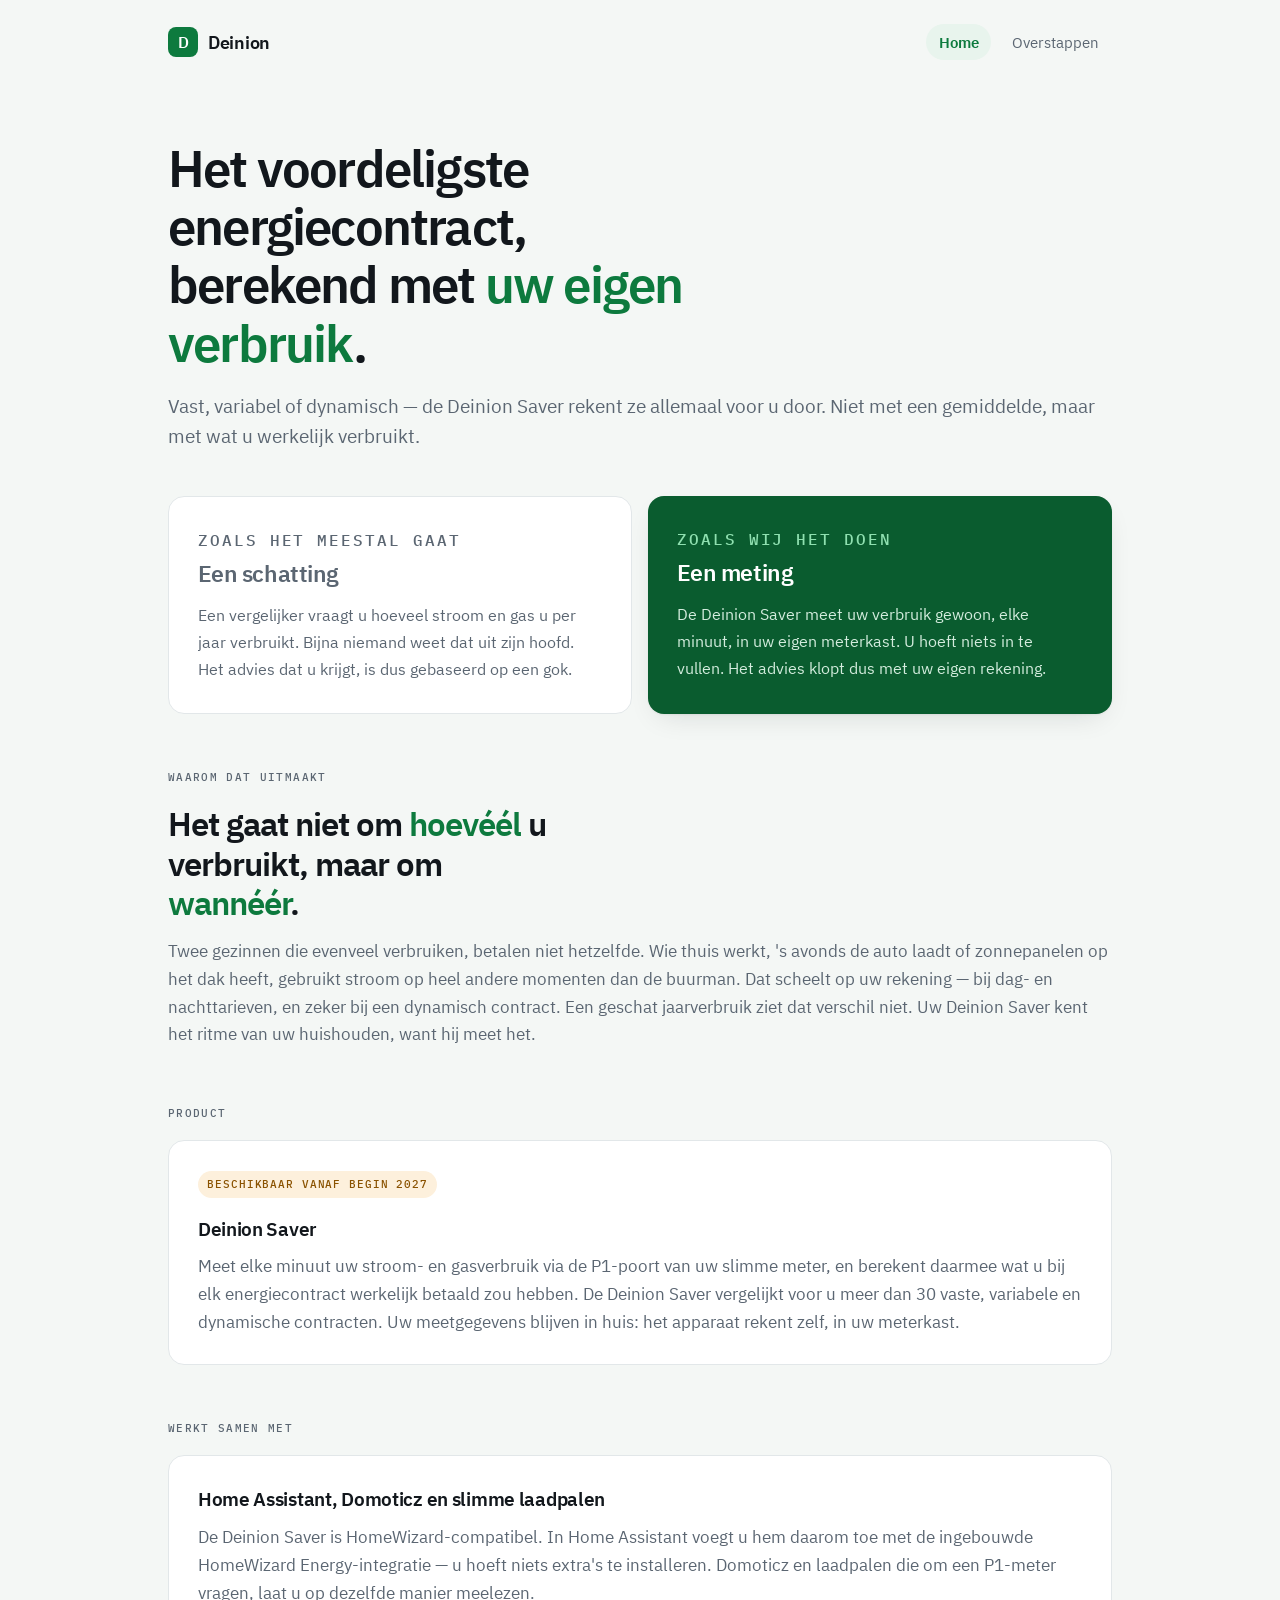
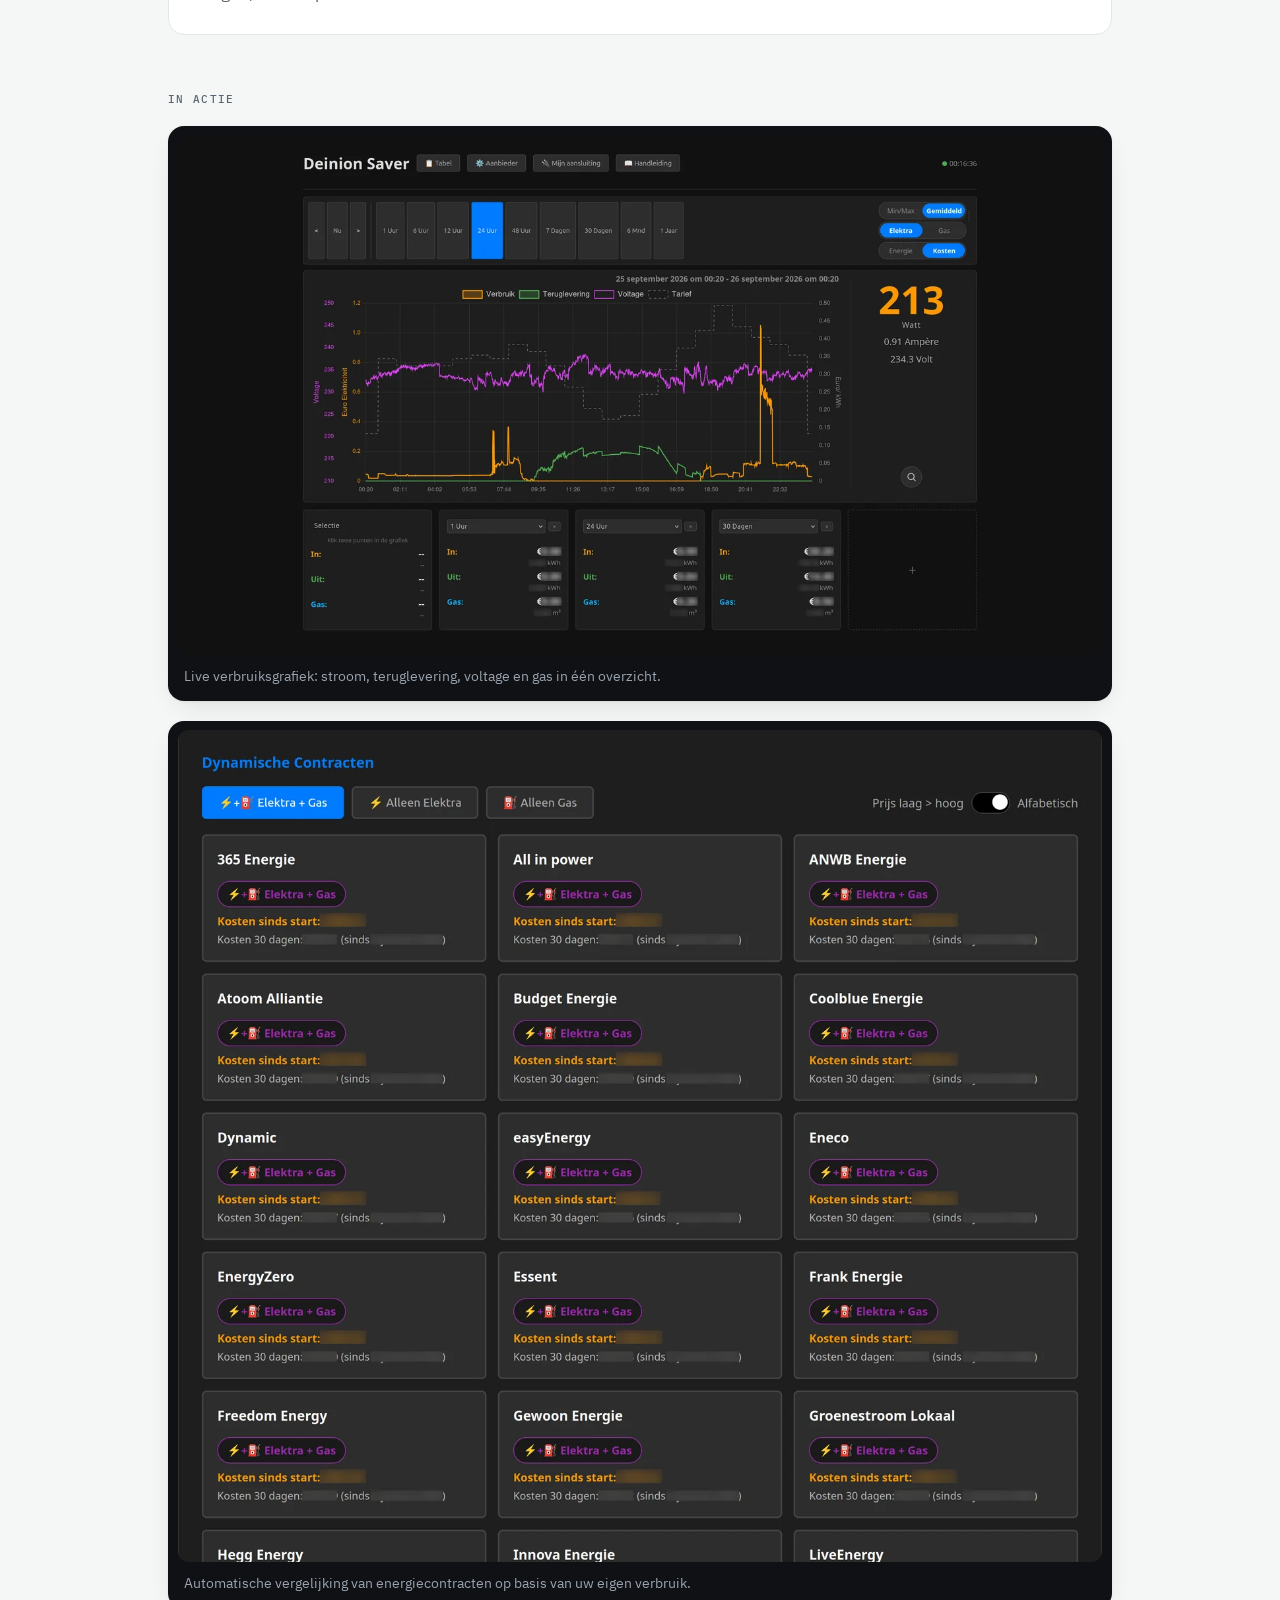
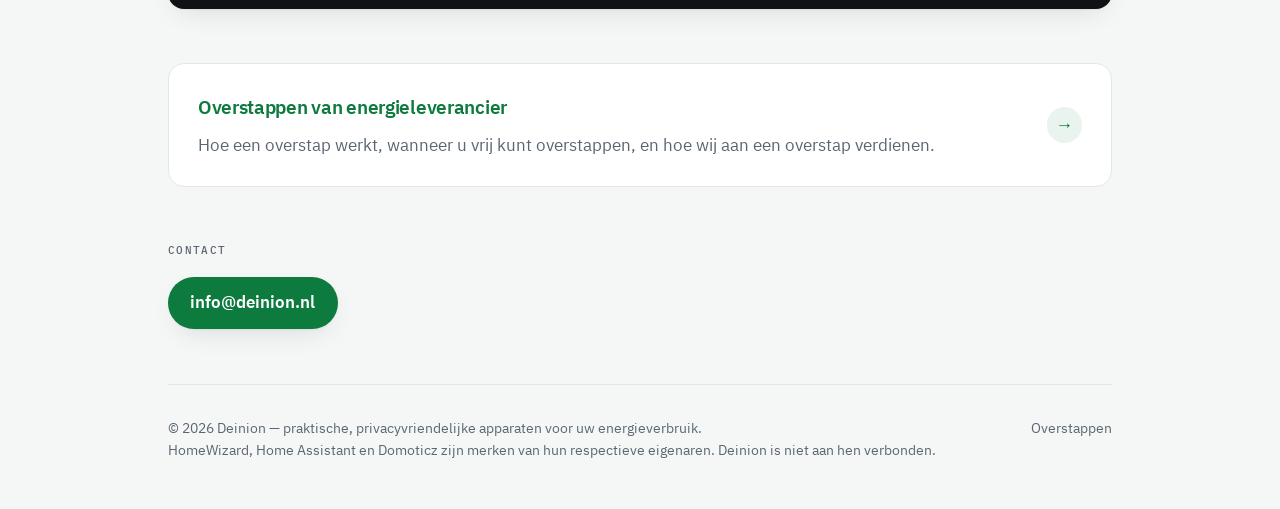
<file: index.html>
<!doctype html>
<html lang="nl">
<head>
<meta charset="utf-8">
<meta name="viewport" content="width=device-width, initial-scale=1">
<title>Deinion — het voordeligste energiecontract, berekend met uw eigen verbruik</title>
<meta name="description" content="Deinion ontwikkelt praktische, privacyvriendelijke apparaten die huishoudens helpen grip te krijgen op hun energieverbruik en -kosten.">
<link rel="canonical" href="https://deinion.nl/">
<link rel="stylesheet" href="/style.css">
</head>
<body>
  <div class="wrap">

    <div class="site-head">
      <div class="logo">
        <span class="mark">D</span>
        <span>Deinion</span>
      </div>
      <nav class="nav">
        <a href="/" aria-current="page">Home</a>
        <a href="/overstappen/">Overstappen</a>
      </nav>
    </div>

    <section class="hero">
      <h1>Het voordeligste energiecontract, berekend met <span class="accent">uw eigen verbruik</span>.</h1>
      <p class="lead">Vast, variabel of dynamisch — de Deinion Saver rekent ze allemaal voor u door.
        Niet met een gemiddelde, maar met wat u werkelijk verbruikt.</p>
    </section>

    <section class="duo" aria-label="Een schatting tegenover een meting">

      <div class="duo-kaart duo-gok">
        <p class="duo-label">Zoals het meestal gaat</p>
        <h2>Een schatting</h2>
        <p>Een vergelijker vraagt u hoeveel stroom en gas u per jaar verbruikt. Bijna niemand weet
          dat uit zijn hoofd. Het advies dat u krijgt, is dus gebaseerd op een gok.</p>
      </div>

      <div class="duo-kaart duo-meting">
        <p class="duo-label">Zoals wij het doen</p>
        <h2>Een meting</h2>
        <p>De Deinion Saver meet uw verbruik gewoon, elke minuut, in uw eigen meterkast. U hoeft
          niets in te vullen. Het advies klopt dus met uw eigen rekening.</p>
      </div>

    </section>

    <section class="band ritme">
      <p class="band-titel">Waarom dat uitmaakt</p>
      <p class="statement">Het gaat niet om <span class="accent">hoevéél</span> u verbruikt,
        maar om <span class="accent">wannéér</span>.</p>
      <p class="statement-sub">Twee gezinnen die evenveel verbruiken, betalen niet hetzelfde. Wie
        thuis werkt, 's avonds de auto laadt of zonnepanelen op het dak heeft, gebruikt stroom op
        heel andere momenten dan de buurman. Dat scheelt op uw rekening — bij dag- en
        nachttarieven, en zeker bij een dynamisch contract. Een geschat jaarverbruik ziet dat
        verschil niet. Uw Deinion Saver kent het ritme van uw huishouden, want hij meet het.</p>
    </section>

    <section class="band">
      <p class="band-titel">Product</p>
      <div class="kaart">
        <span class="badge">Beschikbaar vanaf begin 2027</span>
        <h3>Deinion Saver</h3>
        <p>Meet elke minuut uw stroom- en gasverbruik via de P1-poort van uw slimme meter, en
          berekent daarmee wat u bij elk energiecontract werkelijk betaald zou hebben. De Deinion
          Saver vergelijkt voor u meer dan 30 vaste, variabele en dynamische contracten. Uw
          meetgegevens blijven in huis: het apparaat rekent zelf, in uw meterkast.</p>
      </div>
    </section>

    <section class="band">
      <p class="band-titel">Werkt samen met</p>
      <div class="kaart">
        <h3>Home Assistant, Domoticz en slimme laadpalen</h3>
        <p>De Deinion Saver is HomeWizard-compatibel. In Home Assistant voegt u hem daarom toe
          met de ingebouwde HomeWizard Energy-integratie — u hoeft niets extra's te installeren.
          Domoticz en laadpalen die om een P1-meter vragen, laat u op dezelfde manier meelezen.</p>
      </div>
    </section>

    <section class="band">
      <p class="band-titel">In actie</p>
      <div class="shots">
        <figure>
          <img src="img/dashboard.webp" alt="Deinion Saver dashboard met live verbruiksgrafiek" loading="lazy" width="1400" height="787">
          <figcaption>Live verbruiksgrafiek: stroom, teruglevering, voltage en gas in één overzicht.</figcaption>
        </figure>
        <figure>
          <img src="img/providers.webp" alt="Vergelijking van energiecontracten in Deinion Saver" loading="lazy" width="1400" height="1260">
          <figcaption>Automatische vergelijking van energiecontracten op basis van uw eigen verbruik.</figcaption>
        </figure>
      </div>
    </section>

    <section class="band">
      <a class="kaart kaart-link" href="/overstappen/">
        <div>
          <h3>Overstappen van energieleverancier</h3>
          <p>Hoe een overstap werkt, wanneer u vrij kunt overstappen, en hoe wij aan een overstap
            verdienen.</p>
        </div>
        <span class="pijl" aria-hidden="true">→</span>
      </a>
    </section>

    <section class="band">
      <p class="band-titel">Contact</p>
      <a class="mail" href="mailto:info@deinion.nl">info@deinion.nl</a>
    </section>

    <div class="site-foot">
      <span>&copy; <span id="year"></span> Deinion — praktische, privacyvriendelijke apparaten voor uw energieverbruik.<br>
        HomeWizard, Home Assistant en Domoticz zijn merken van hun respectieve eigenaren.
        Deinion is niet aan hen verbonden.</span>
      <span><a href="/overstappen/">Overstappen</a></span>
    </div>

  </div>
  <script>document.getElementById('year').textContent = new Date().getFullYear();</script>
</body>
</html>
</file>
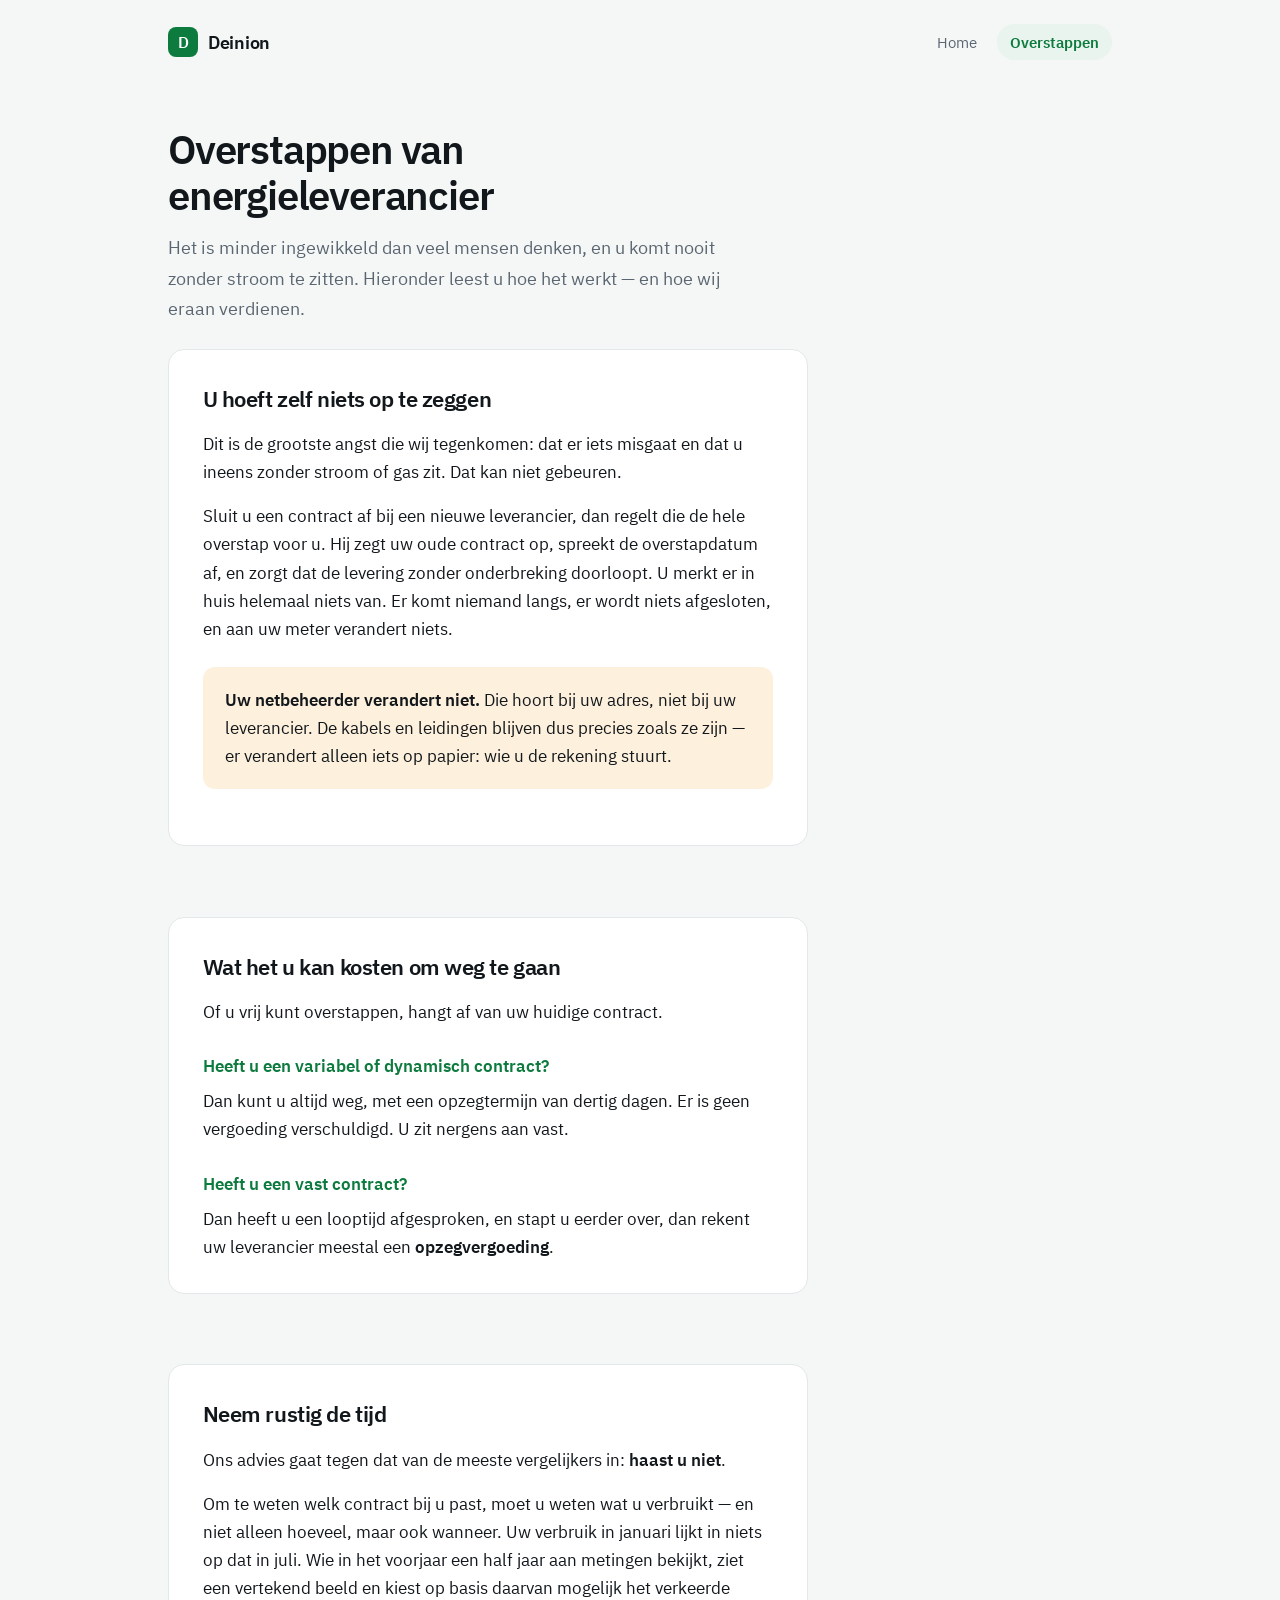
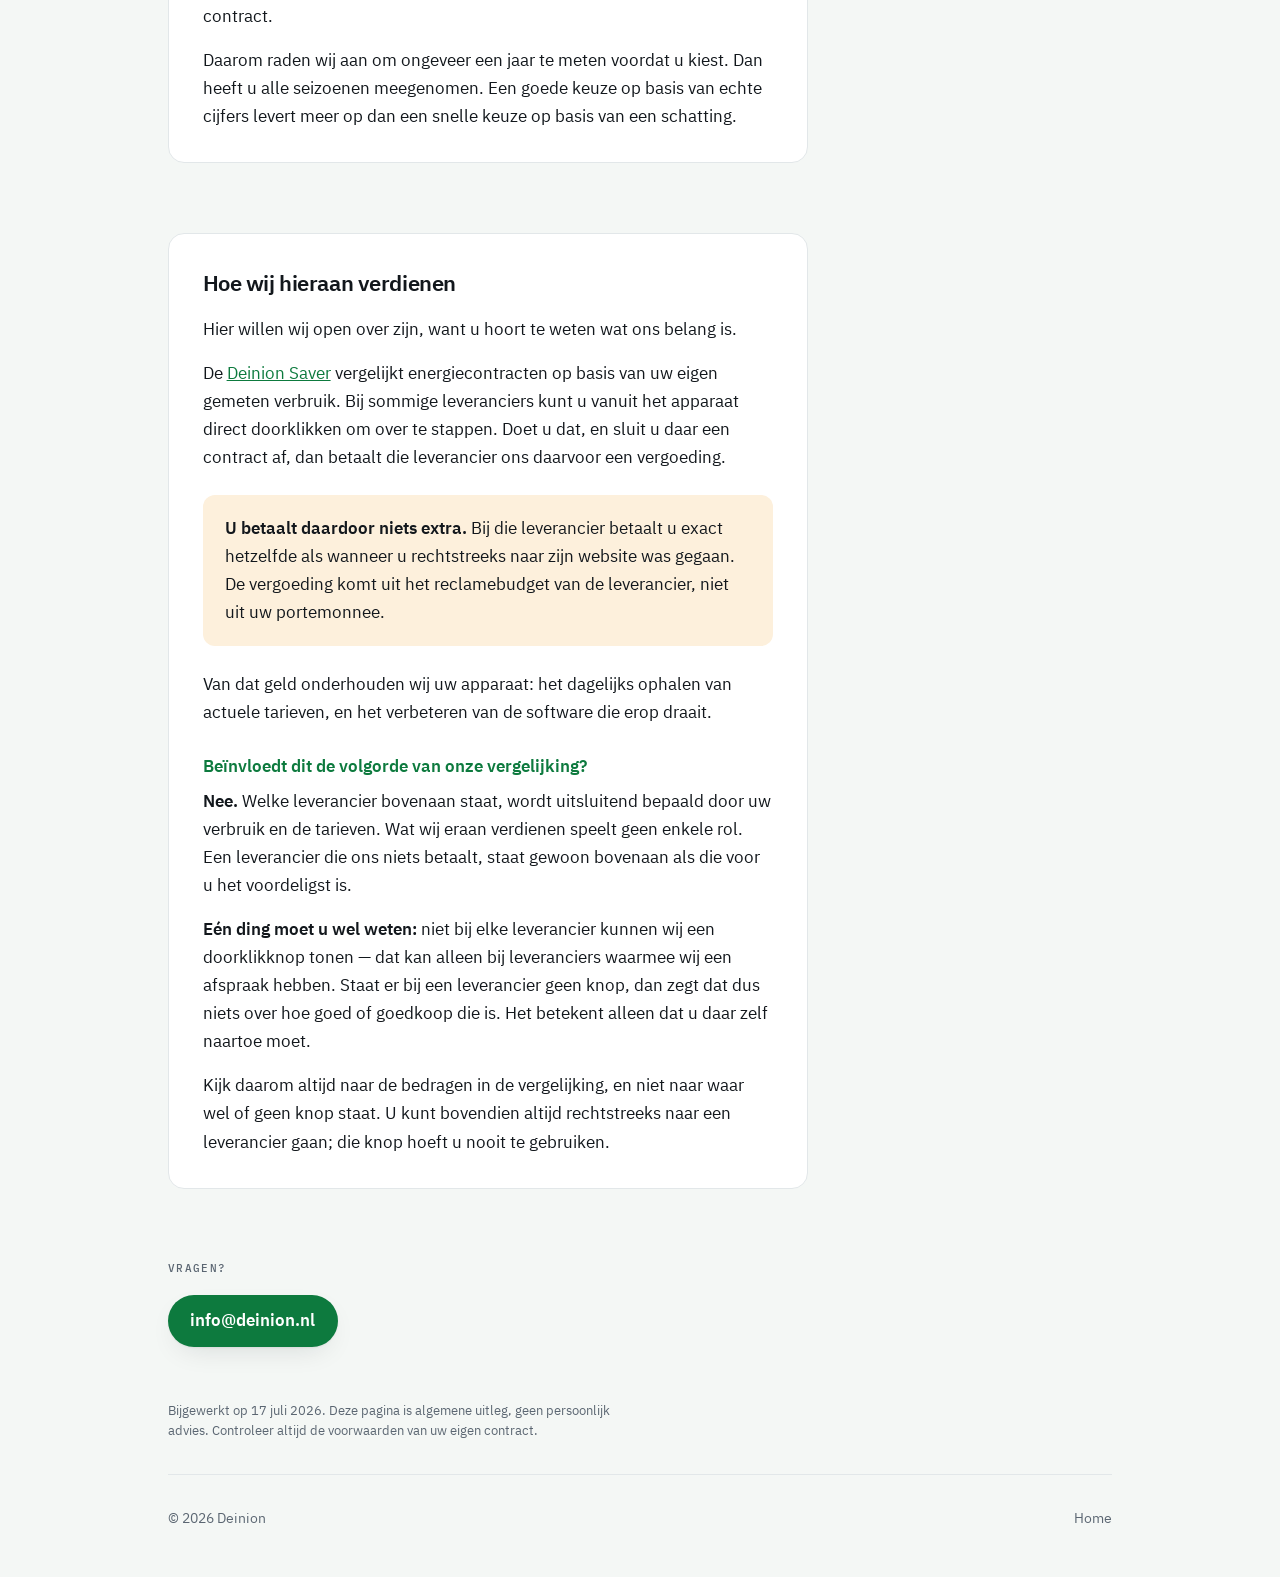
<file: overstappen/index.html>
<!doctype html>
<html lang="nl">
<head>
<meta charset="utf-8">
<meta name="viewport" content="width=device-width, initial-scale=1">
<title>Overstappen van energieleverancier — Deinion</title>
<meta name="description" content="Hoe overstappen van energieleverancier werkt, wanneer u vrij kunt overstappen, en hoe Deinion aan een overstap verdient. In gewone taal uitgelegd.">
<link rel="canonical" href="https://deinion.nl/overstappen/">
<link rel="stylesheet" href="/style.css">
</head>
<body>
  <div class="wrap">

    <div class="site-head">
      <a class="logo" href="/">
        <span class="mark">D</span>
        <span>Deinion</span>
      </a>
      <nav class="nav">
        <a href="/">Home</a>
        <a href="/overstappen/" aria-current="page">Overstappen</a>
      </nav>
    </div>

    <div class="artikel-kop">
      <h1>Overstappen van energieleverancier</h1>
      <p class="lead">Het is minder ingewikkeld dan veel mensen denken, en u komt nooit zonder
        stroom te zitten. Hieronder leest u hoe het werkt — en hoe wij eraan verdienen.</p>
    </div>

    <section class="band">
      <div class="prose">
        <h2>U hoeft zelf niets op te zeggen</h2>
        <p>
          Dit is de grootste angst die wij tegenkomen: dat er iets misgaat en dat u ineens zonder
          stroom of gas zit. Dat kan niet gebeuren.
        </p>
        <p>
          Sluit u een contract af bij een nieuwe leverancier, dan regelt die de hele overstap
          voor u. Hij zegt uw oude contract op, spreekt de overstapdatum af, en zorgt dat de
          levering zonder onderbreking doorloopt. U merkt er in huis helemaal niets van. Er komt
          niemand langs, er wordt niets afgesloten, en aan uw meter verandert niets.
        </p>
        <div class="let-op">
          <p>
            <strong>Uw netbeheerder verandert niet.</strong> Die hoort bij uw adres, niet bij uw
            leverancier. De kabels en leidingen blijven dus precies zoals ze zijn — er verandert
            alleen iets op papier: wie u de rekening stuurt.
          </p>
        </div>
      </div>
    </section>

    <section class="band">
      <div class="prose">
        <h2>Wat het u kan kosten om weg te gaan</h2>
        <p>
          Of u vrij kunt overstappen, hangt af van uw huidige contract.
        </p>

        <h3>Heeft u een variabel of dynamisch contract?</h3>
        <p>
          Dan kunt u altijd weg, met een opzegtermijn van dertig dagen. Er is geen vergoeding
          verschuldigd. U zit nergens aan vast.
        </p>

        <h3>Heeft u een vast contract?</h3>
        <p>
          Dan heeft u een looptijd afgesproken, en stapt u eerder over, dan rekent uw leverancier
          meestal een <strong>opzegvergoeding</strong>.
        </p>
      </div>
    </section>

    <section class="band">
      <div class="prose">
        <h2>Neem rustig de tijd</h2>
        <p>
          Ons advies gaat tegen dat van de meeste vergelijkers in: <strong>haast u niet</strong>.
        </p>
        <p>
          Om te weten welk contract bij u past, moet u weten wat u verbruikt — en niet alleen
          hoeveel, maar ook wanneer. Uw verbruik in januari lijkt in niets op dat in juli. Wie in
          het voorjaar een half jaar aan metingen bekijkt, ziet een vertekend beeld en kiest op
          basis daarvan mogelijk het verkeerde contract.
        </p>
        <p>
          Daarom raden wij aan om ongeveer een jaar te meten voordat u kiest. Dan heeft u alle
          seizoenen meegenomen. Een goede keuze op basis van echte cijfers levert meer op dan een
          snelle keuze op basis van een schatting.
        </p>
      </div>
    </section>

    <section class="band">
      <div class="prose">
        <h2>Hoe wij hieraan verdienen</h2>
        <p>
          Hier willen wij open over zijn, want u hoort te weten wat ons belang is.
        </p>
        <p>
          De <a href="/">Deinion Saver</a> vergelijkt energiecontracten op basis van uw eigen
          gemeten verbruik. Bij sommige leveranciers kunt u vanuit het apparaat direct doorklikken
          om over te stappen. Doet u dat, en sluit u daar een contract af, dan betaalt die
          leverancier ons daarvoor een vergoeding.
        </p>
        <div class="let-op">
          <p>
            <strong>U betaalt daardoor niets extra.</strong> Bij die leverancier betaalt u exact
            hetzelfde als wanneer u rechtstreeks naar zijn website was gegaan. De vergoeding komt
            uit het reclamebudget van de leverancier, niet uit uw portemonnee.
          </p>
        </div>
        <p>
          Van dat geld onderhouden wij uw apparaat: het dagelijks ophalen van actuele tarieven,
          en het verbeteren van de software die erop draait.
        </p>

        <h3>Beïnvloedt dit de volgorde van onze vergelijking?</h3>
        <p>
          <strong>Nee.</strong> Welke leverancier bovenaan staat, wordt uitsluitend bepaald door
          uw verbruik en de tarieven. Wat wij eraan verdienen speelt geen enkele rol. Een
          leverancier die ons niets betaalt, staat gewoon bovenaan als die voor u het voordeligst
          is.
        </p>
        <p>
          <strong>Eén ding moet u wel weten:</strong> niet bij elke leverancier kunnen wij een
          doorklikknop tonen — dat kan alleen bij leveranciers waarmee wij een afspraak hebben.
          Staat er bij een leverancier geen knop, dan zegt dat dus niets over hoe goed of goedkoop
          die is. Het betekent alleen dat u daar zelf naartoe moet.
        </p>
        <p>
          Kijk daarom altijd naar de bedragen in de vergelijking, en niet naar waar wel of geen
          knop staat. U kunt bovendien altijd rechtstreeks naar een leverancier gaan; die knop
          hoeft u nooit te gebruiken.
        </p>
      </div>
    </section>

    <section class="band">
      <p class="band-titel">Vragen?</p>
      <a class="mail" href="mailto:info@deinion.nl">info@deinion.nl</a>
    </section>

    <p class="bijgewerkt">Bijgewerkt op 17 juli 2026. Deze pagina is algemene uitleg, geen
      persoonlijk advies. Controleer altijd de voorwaarden van uw eigen contract.</p>

    <div class="site-foot">
      <span>&copy; <span id="year"></span> Deinion</span>
      <span><a href="/">Home</a></span>
    </div>

  </div>
  <script>document.getElementById('year').textContent = new Date().getFullYear();</script>
</body>
</html>
</file>
<file: style.css>
/* ==========================================================================
   Deinion
   Kleur draagt hier de boodschap: grijs = een schatting, kleur = een meting.
   Lettertypes worden lokaal geleverd; de site doet geen extern verzoek.
   ========================================================================== */

@font-face {
  font-family: 'IBM Plex Sans';
  font-style: normal;
  font-weight: 400;
  font-display: swap;
  src: url('/fonts/ibm-plex-sans-latin-400-normal.woff2') format('woff2');
}
@font-face {
  font-family: 'IBM Plex Sans';
  font-style: normal;
  font-weight: 600;
  font-display: swap;
  src: url('/fonts/ibm-plex-sans-latin-600-normal.woff2') format('woff2');
}
@font-face {
  font-family: 'IBM Plex Mono';
  font-style: normal;
  font-weight: 500;
  font-display: swap;
  src: url('/fonts/ibm-plex-mono-latin-500-normal.woff2') format('woff2');
}

:root {
  --paper: #ffffff;
  --wash: #f4f7f5;
  --ink: #12171c;
  --muted: #5b6672;
  --line: #e2e7e9;

  --groen: #0d7a3e;
  --groen-diep: #0a5c2f;
  --groen-licht: #e8f4ed;
  --amber: #e8890c;
  --amber-licht: #fdf0dc;
  --cyaan: #0b87c7;

  --sans: 'IBM Plex Sans', -apple-system, BlinkMacSystemFont, 'Segoe UI', sans-serif;
  --mono: 'IBM Plex Mono', ui-monospace, Menlo, monospace;

  --r: 16px;
  --schaduw: 0 1px 2px rgba(18, 23, 28, 0.05), 0 10px 30px -12px rgba(18, 23, 28, 0.16);
}

@media (prefers-color-scheme: dark) {
  :root {
    --paper: #14181d;
    --wash: #0f1317;
    --ink: #eef1f3;
    --muted: #98a3ae;
    --line: #262d34;

    --groen: #3fbf6f;
    --groen-diep: #0e6b3a;
    --groen-licht: #16281f;
    --amber: #f0a03a;
    --amber-licht: #2a1f10;
    --cyaan: #45b3e8;
  }
}

* { box-sizing: border-box; }

html { -webkit-text-size-adjust: 100%; }

body {
  margin: 0;
  background: var(--wash);
  color: var(--ink);
  font-family: var(--sans);
  font-size: 1.0625rem;
  line-height: 1.65;
  -webkit-font-smoothing: antialiased;
}

.wrap {
  max-width: 62rem;
  margin: 0 auto;
  padding: 0 1.5rem;
}

:focus-visible {
  outline: 2px solid var(--groen);
  outline-offset: 3px;
  border-radius: 4px;
}

/* --- Kop ------------------------------------------------------------ */

.site-head {
  display: flex;
  flex-wrap: wrap;
  align-items: center;
  justify-content: space-between;
  gap: 1rem;
  padding: 1.5rem 0;
}

.logo {
  display: inline-flex;
  align-items: center;
  gap: 0.6rem;
  font-size: 1.1rem;
  font-weight: 600;
  letter-spacing: -0.015em;
  color: var(--ink);
  text-decoration: none;
}

.logo .mark {
  width: 1.9rem;
  height: 1.9rem;
  border-radius: 8px;
  background: var(--groen);
  color: #fff;
  display: flex;
  align-items: center;
  justify-content: center;
  font-size: 1rem;
  font-weight: 600;
}

.nav {
  display: flex;
  gap: 0.5rem;
  font-size: 0.95rem;
}

.nav a {
  color: var(--muted);
  text-decoration: none;
  padding: 0.35rem 0.8rem;
  border-radius: 999px;
}

.nav a:hover { color: var(--ink); }

.nav a[aria-current="page"] {
  background: var(--groen-licht);
  color: var(--groen);
  font-weight: 600;
}

/* --- Hero ----------------------------------------------------------- */

.hero {
  padding: 3.4rem 0 2.8rem;
}

.hero h1 {
  font-size: clamp(2.1rem, 5.4vw, 3.2rem);
  font-weight: 600;
  line-height: 1.14;
  letter-spacing: -0.035em;
  margin: 0 0 1.2rem;
  max-width: 17ch;
}

.hero h1 .accent {
  color: var(--groen);
}

.hero .lead {
  font-size: 1.2rem;
  line-height: 1.55;
  color: var(--muted);
  margin: 0;
}

/* --- Schatting tegenover meting ------------------------------------- */

.duo {
  display: grid;
  grid-template-columns: 1fr;
  gap: 1rem;
  padding-bottom: 3.4rem;
}

@media (min-width: 44rem) {
  .duo { grid-template-columns: 1fr 1fr; }
}

.duo-kaart {
  border-radius: var(--r);
  padding: 1.9rem 1.8rem;
}

.duo-kaart h2 {
  font-size: 1.45rem;
  font-weight: 600;
  letter-spacing: -0.02em;
  margin: 0 0 0.6rem;
}

.duo-kaart p {
  margin: 0;
  font-size: 1.02rem;
}

.duo-label {
  font-family: var(--mono);
  font-size: 0.7rem;
  font-weight: 500;
  letter-spacing: 0.12em;
  text-transform: uppercase;
  margin: 0 0 1rem;
}

/* De schatting: kleurloos, want er valt niets te weten */
.duo-gok {
  background: var(--paper);
  border: 1px solid var(--line);
}
.duo-gok .duo-label { color: var(--muted); }
.duo-gok h2 { color: var(--muted); }
.duo-gok p { color: var(--muted); }

/* De meting: vol kleur, want dit is echt */
.duo-meting {
  background: var(--groen-diep);
  box-shadow: var(--schaduw);
  color: #fff;
}
.duo-meting .duo-label { color: #8fe0b0; }
.duo-meting h2 { color: #fff; }
.duo-meting p { color: #d3ecdd; }

/* --- Secties -------------------------------------------------------- */

.band { padding: 0 0 3.4rem; }

.band-titel {
  font-family: var(--mono);
  font-size: 0.7rem;
  font-weight: 500;
  letter-spacing: 0.12em;
  text-transform: uppercase;
  color: var(--muted);
  margin: 0 0 1.1rem;
}

/* --- Ritme: waarom het moment telt ---------------------------------- */

.statement {
  font-size: clamp(1.5rem, 3.6vw, 2.05rem);
  font-weight: 600;
  line-height: 1.2;
  letter-spacing: -0.03em;
  margin: 0 0 1rem;
  max-width: 19ch;
}

.statement .accent { color: var(--groen); }

.statement-sub {
  margin: 0;
  color: var(--muted);
  font-size: 1.05rem;
}

/* --- Kaarten -------------------------------------------------------- */

.kaart {
  background: var(--paper);
  border: 1px solid var(--line);
  border-radius: var(--r);
  padding: 1.7rem 1.8rem;
}

.kaart h3 {
  margin: 0 0 0.5rem;
  font-size: 1.2rem;
  font-weight: 600;
  letter-spacing: -0.015em;
}

.kaart p {
  margin: 0;
  color: var(--muted);
}

.badge {
  display: inline-block;
  font-family: var(--mono);
  font-size: 0.68rem;
  font-weight: 500;
  letter-spacing: 0.08em;
  text-transform: uppercase;
  padding: 0.28rem 0.6rem;
  border-radius: 999px;
  background: var(--amber-licht);
  color: #8a5200;
  margin-bottom: 0.9rem;
}

@media (prefers-color-scheme: dark) {
  .badge { color: var(--amber); }
}

/* Aanklikbare kaart */
.kaart-link {
  display: flex;
  align-items: center;
  justify-content: space-between;
  gap: 1.2rem;
  text-decoration: none;
  color: inherit;
  transition: border-color 0.15s ease, transform 0.15s ease;
}

.kaart-link:hover {
  border-color: var(--groen);
  transform: translateY(-2px);
}

.kaart-link h3 { color: var(--groen); }

.pijl {
  flex: none;
  width: 2.2rem;
  height: 2.2rem;
  border-radius: 999px;
  background: var(--groen-licht);
  color: var(--groen);
  display: flex;
  align-items: center;
  justify-content: center;
  font-size: 1.1rem;
}

/* --- Beeld ---------------------------------------------------------- */

.shots {
  display: grid;
  gap: 1.2rem;
}

figure {
  margin: 0;
  background: #101114;
  border-radius: var(--r);
  padding: 0.6rem;
  box-shadow: var(--schaduw);
}

figure img {
  display: block;
  width: 100%;
  height: auto;
  border-radius: 10px;
}

figcaption {
  margin: 0.75rem 0.4rem 0.3rem;
  font-size: 0.85rem;
  line-height: 1.45;
  color: #9aa4b0;
}

/* --- Contact & voet ------------------------------------------------- */

.mail {
  display: inline-block;
  font-size: 1.05rem;
  font-weight: 600;
  color: #fff;
  background: var(--groen);
  text-decoration: none;
  padding: 0.75rem 1.4rem;
  border-radius: 999px;
  box-shadow: var(--schaduw);
  transition: background 0.15s ease;
}

.mail:hover { background: var(--groen-diep); }

@media (prefers-color-scheme: dark) {
  .mail { color: #06210f; }
}

.site-foot {
  padding: 2rem 0 3rem;
  border-top: 1px solid var(--line);
  color: var(--muted);
  font-size: 0.85rem;
  display: flex;
  flex-wrap: wrap;
  gap: 0.5rem 1.4rem;
  justify-content: space-between;
}

.site-foot a {
  color: var(--muted);
  text-decoration: none;
}

.site-foot a:hover { color: var(--ink); }

/* --- Artikelpagina -------------------------------------------------- */

.artikel-kop { padding: 2.6rem 0 1.6rem; }

.artikel-kop h1 {
  font-size: clamp(1.9rem, 4.4vw, 2.5rem);
  font-weight: 600;
  line-height: 1.15;
  letter-spacing: -0.03em;
  margin: 0 0 0.9rem;
  max-width: 20ch;
}

.artikel-kop .lead {
  font-size: 1.15rem;
  color: var(--muted);
  margin: 0;
  max-width: 54ch;
}

.prose {
  max-width: 40rem;
  background: var(--paper);
  border: 1px solid var(--line);
  border-radius: var(--r);
  padding: 2rem 2.1rem;
  margin-bottom: 1rem;
}

.prose h2 {
  font-size: 1.35rem;
  font-weight: 600;
  letter-spacing: -0.02em;
  margin: 0 0 0.8rem;
}

.prose h3 {
  font-size: 1.05rem;
  font-weight: 600;
  margin: 1.7rem 0 0.4rem;
  color: var(--groen);
}

.prose p { margin: 0 0 1rem; }
.prose p:last-child { margin-bottom: 0; }

.prose ul {
  margin: 0 0 1rem;
  padding-left: 1.2rem;
}

.prose li { margin-bottom: 0.55rem; }
.prose li::marker { color: var(--amber); }

.prose a { color: var(--groen); }

.let-op {
  background: var(--amber-licht);
  border-radius: 12px;
  padding: 1.2rem 1.4rem;
  margin: 1.5rem 0;
}

.let-op p { margin: 0; }
.let-op p + p { margin-top: 0.7rem; }

.bijgewerkt {
  font-size: 0.82rem;
  line-height: 1.55;
  color: var(--muted);
  margin: 0 0 2rem;
  max-width: 60ch;
}

@media (prefers-reduced-motion: reduce) {
  * { animation: none !important; transition: none !important; }
}
</file>
